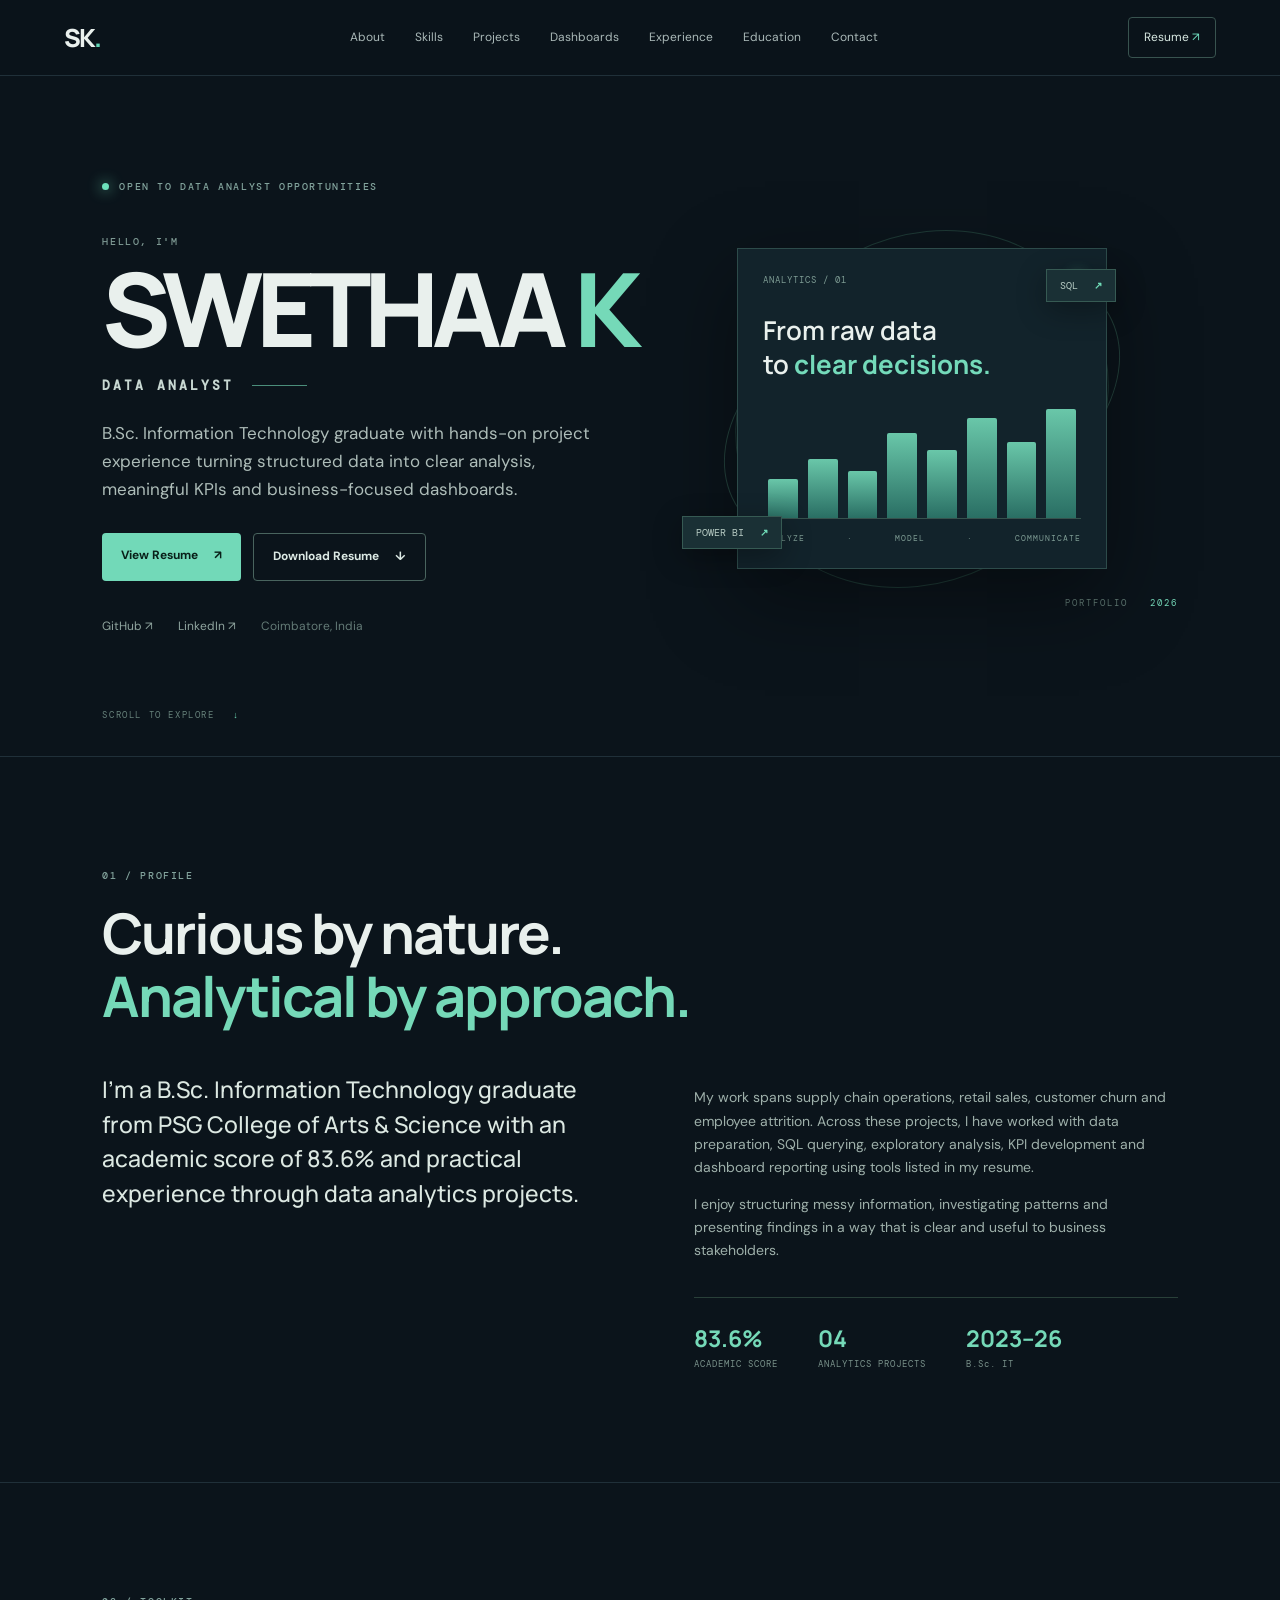
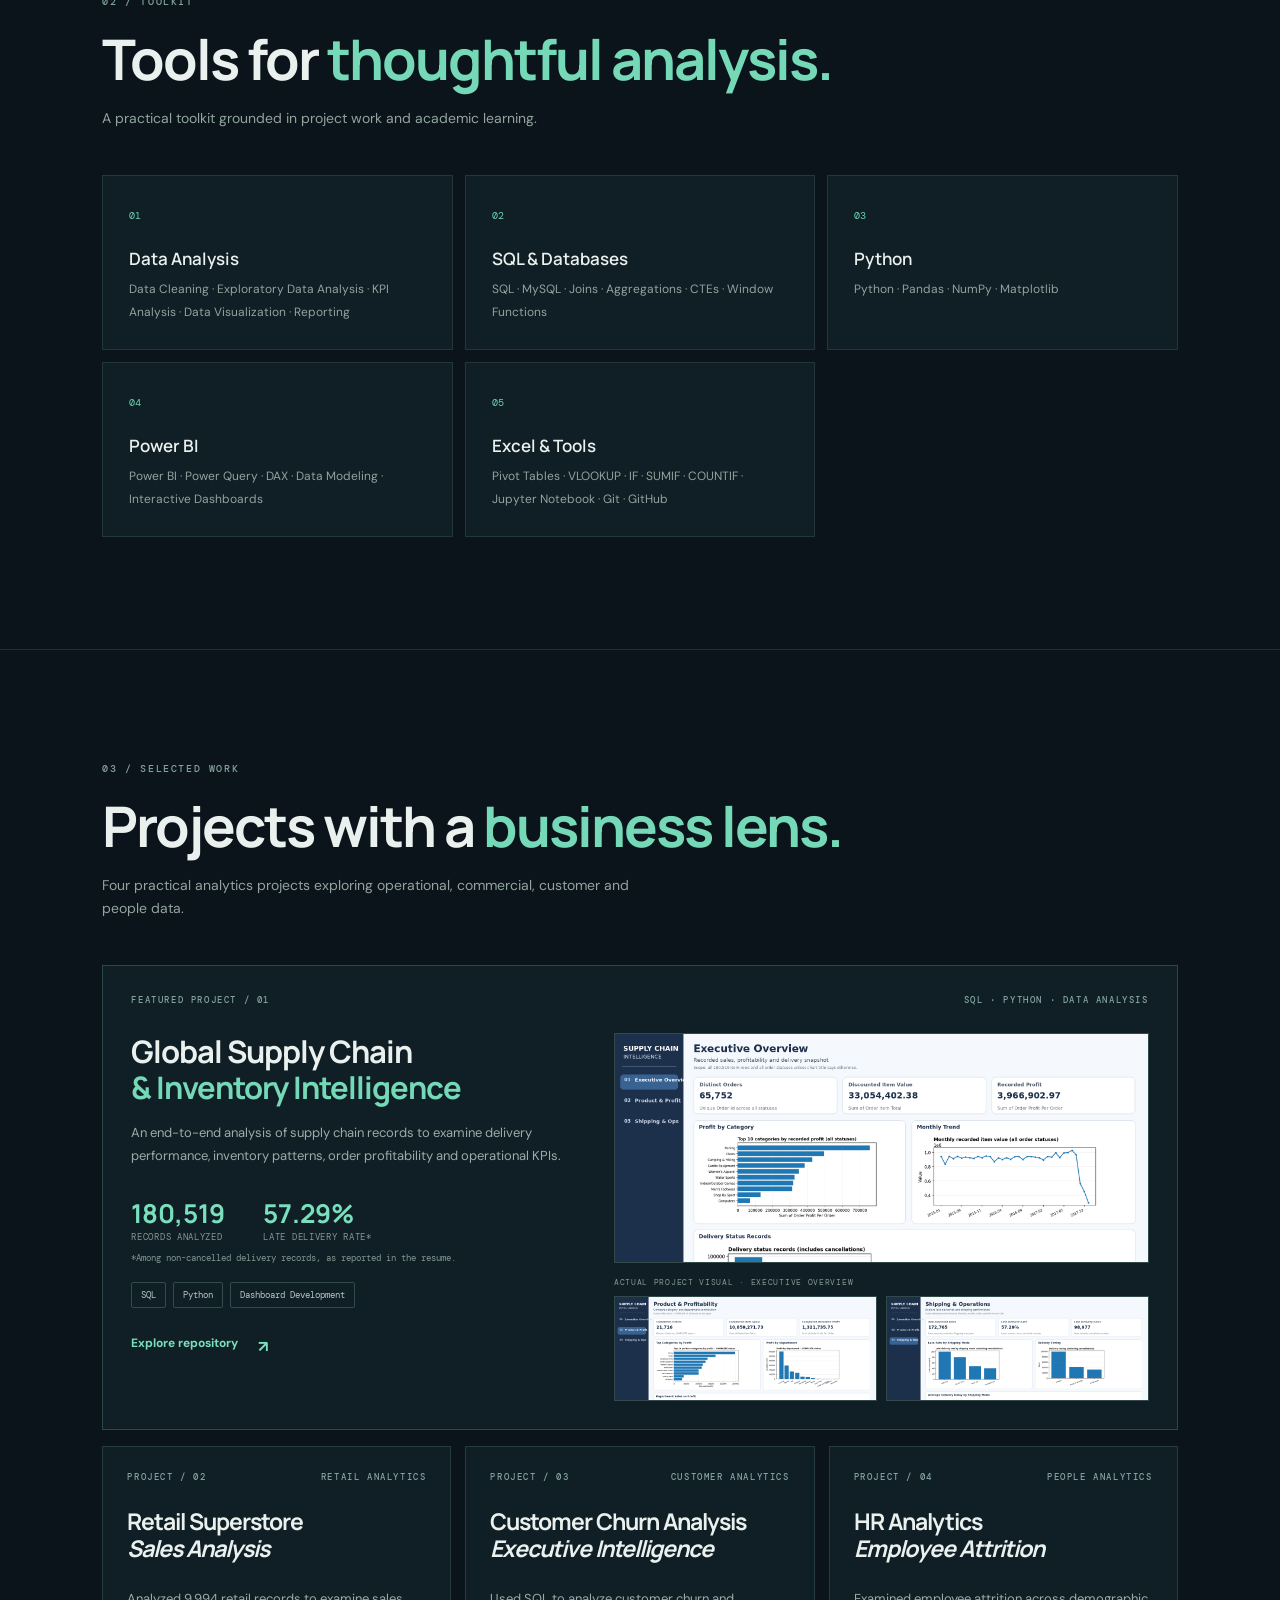
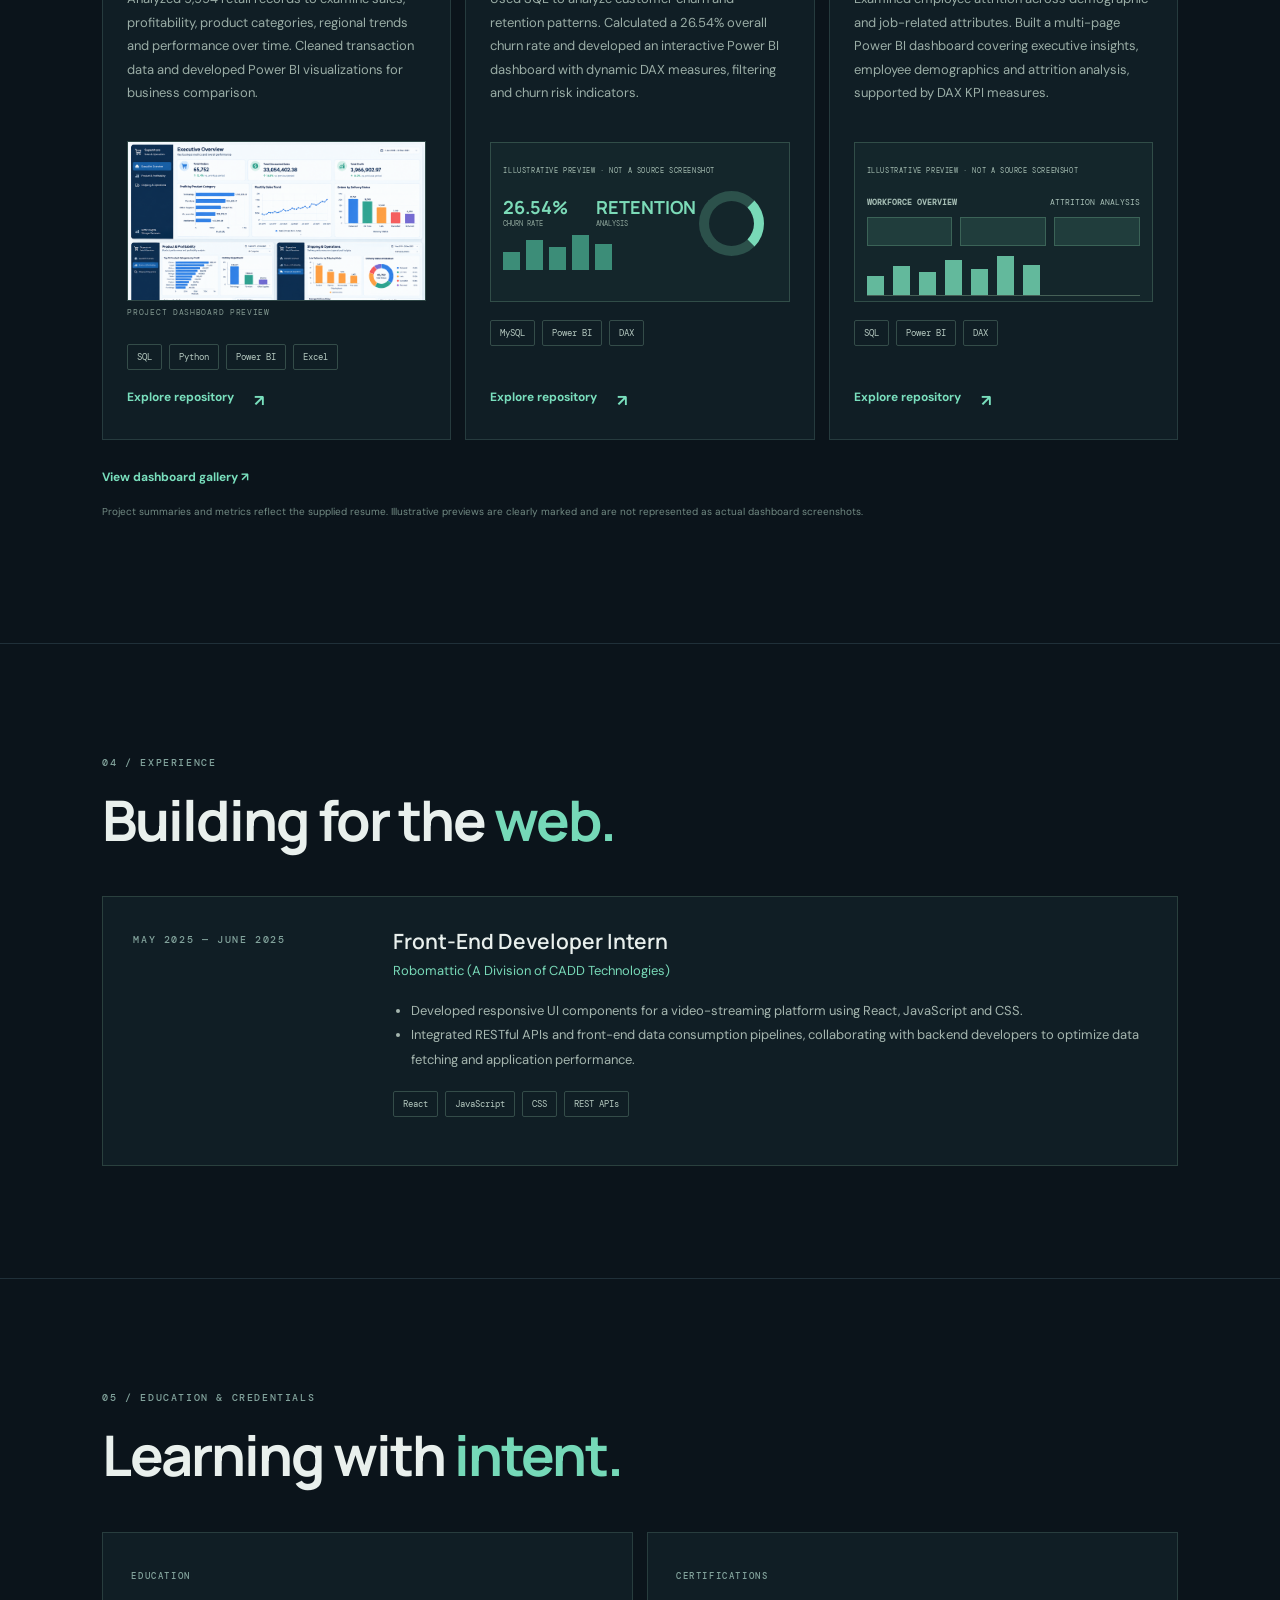
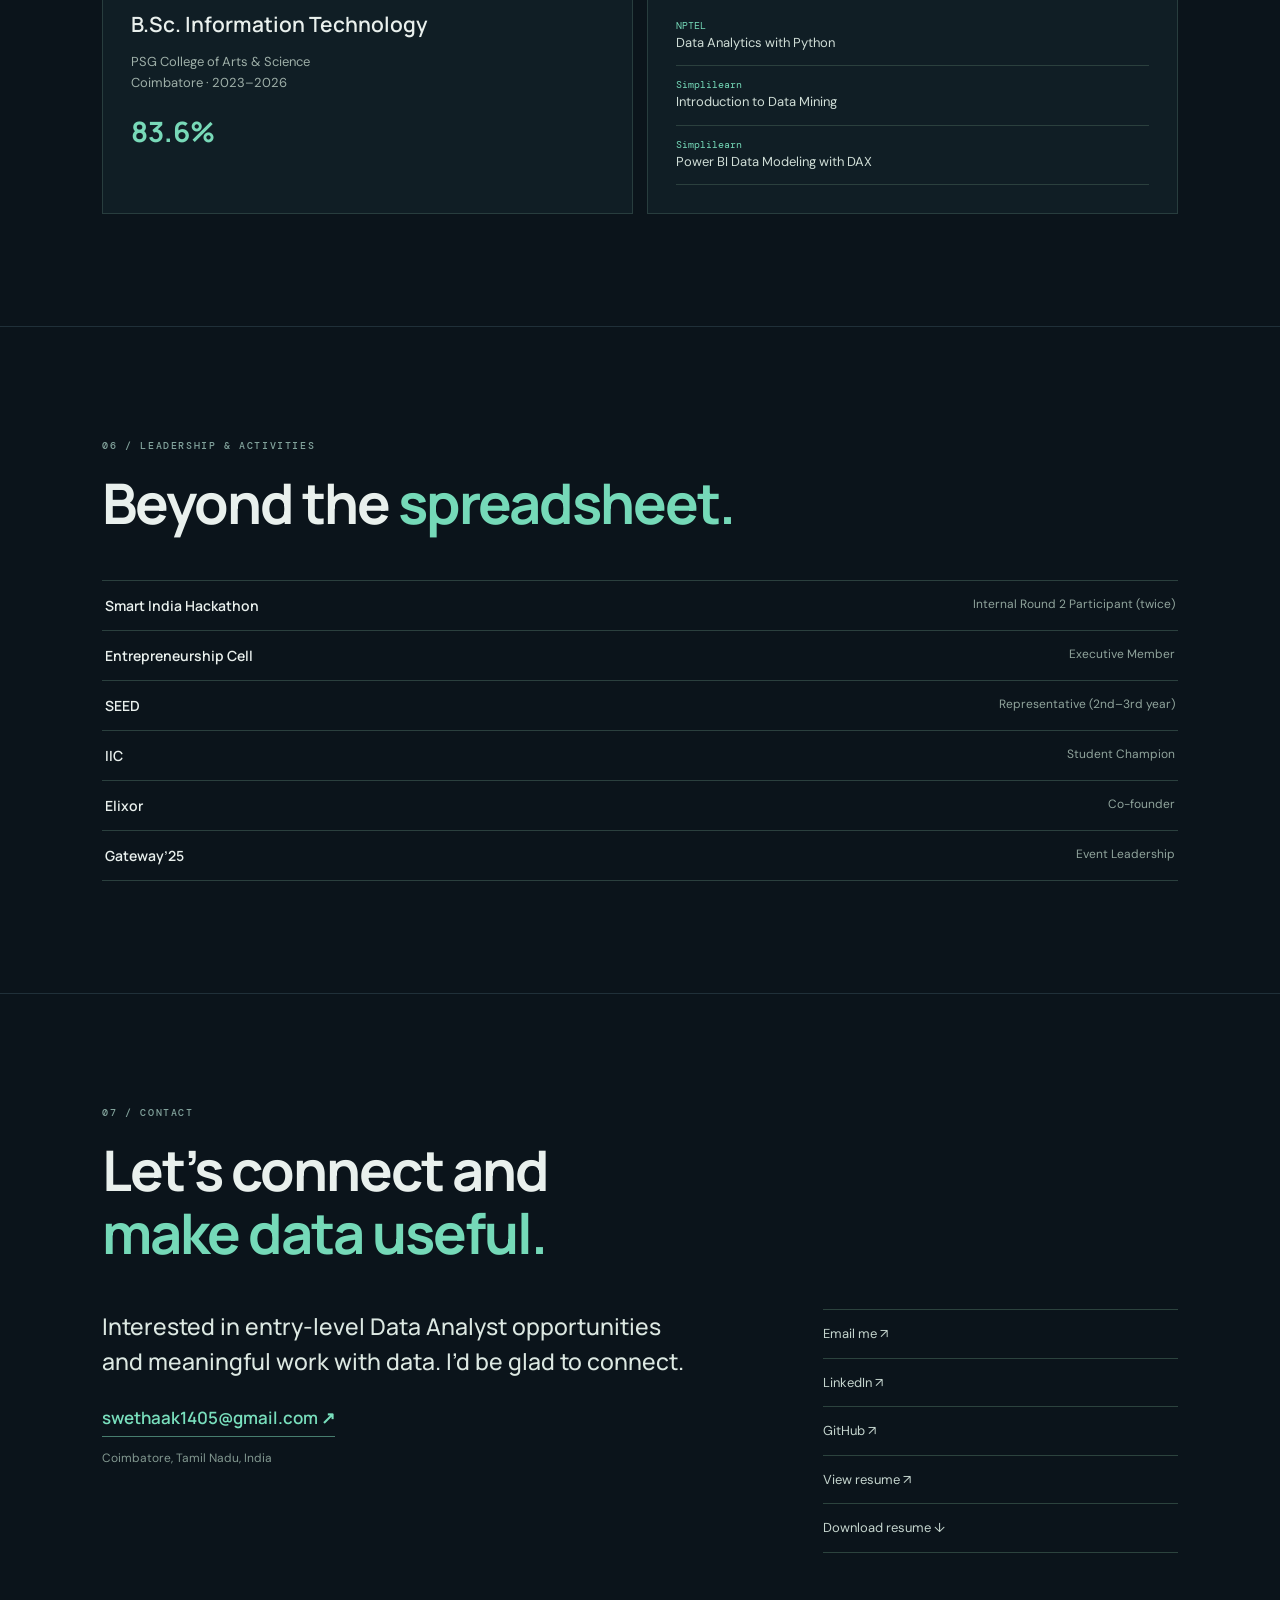
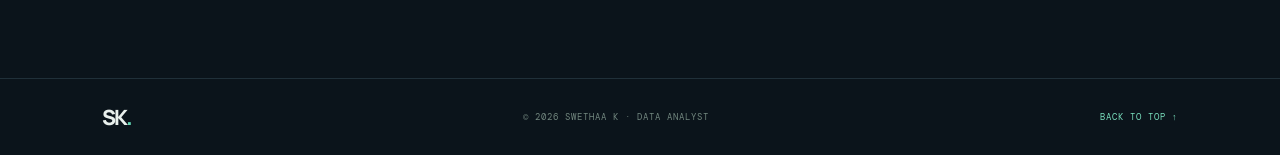
<file: index.html>
<!doctype html>
<html lang="en">
<head>
<meta charset="utf-8"><meta name="viewport" content="width=device-width,initial-scale=1">
<meta name="description" content="Swethaa K — Data Analyst portfolio showcasing SQL, Python, Power BI, Excel and analytics projects across supply chain, retail, customer churn and HR.">
<meta name="theme-color" content="#0b141b">
<title>Swethaa K | Data Analyst</title>
<link rel="icon" href="assets/favicon.svg" type="image/svg+xml">
<link rel="preconnect" href="https://fonts.googleapis.com"><link rel="preconnect" href="https://fonts.gstatic.com" crossorigin>
<link href="https://fonts.googleapis.com/css2?family=DM+Mono:wght@400;500&family=DM+Sans:wght@400;500;600;700&family=Manrope:wght@400;500;600;700;800&display=swap" rel="stylesheet">
<link rel="stylesheet" href="styles.css">
</head>
<body>
<header class="topbar"><a class="brand" href="#home">SK<span>.</span></a><nav id="nav"><a href="#about">About</a><a href="#skills">Skills</a><a href="#projects">Projects</a><a href="dashboards/index.html">Dashboards</a><a href="#experience">Experience</a><a href="#education">Education</a><a href="#contact">Contact</a></nav><a class="nav-cta" href="resume/Swethaa%20Resume.pdf" target="_blank" rel="noopener">Resume <span>↗</span></a><button class="menu" id="menu" aria-label="Toggle navigation" aria-expanded="false">☰</button></header>
<main>
<section class="hero section" id="home"><div class="hero-copy"><div class="eyebrow"><i></i> OPEN TO DATA ANALYST OPPORTUNITIES</div><p class="kicker">HELLO, I'M</p><h1>SWETHAA <em>K</em></h1><div class="role">DATA ANALYST <span class="role-line"></span></div><p class="intro">B.Sc. Information Technology graduate with hands-on project experience turning structured data into clear analysis, meaningful KPIs and business-focused dashboards.</p><div class="hero-actions"><a class="btn primary" href="resume/Swethaa Resume.pdf" target="_blank" rel="noopener">View Resume <span>↗</span></a><a class="btn secondary" href="resume/Swethaa%20Resume.pdf" download="Swethaa%20Resume.pdf">Download Resume <span>↓</span></a></div><div class="socials"><a href="https://github.com/Swethaa1402" target="_blank" rel="noopener">GitHub ↗</a><a href="https://linkedin.com/in/Swethaa-k-744b06292" target="_blank" rel="noopener">LinkedIn ↗</a><span>Coimbatore, India</span></div></div><div class="hero-art" aria-label="Data analytics visual motif"><div class="orbit orbit-a"></div><div class="orbit orbit-b"></div><div class="data-card"><div class="card-top"><span>ANALYTICS / 01</span><span class="live-dot"></span></div><div class="chart-label">From raw data<br>to <b>clear decisions.</b></div><div class="bars"><i style="--h:36%"></i><i style="--h:54%"></i><i style="--h:43%"></i><i style="--h:78%"></i><i style="--h:63%"></i><i style="--h:92%"></i><i style="--h:70%"></i><i style="--h:100%"></i></div><div class="chart-foot"><span>ANALYZE</span><span>·</span><span>MODEL</span><span>·</span><span>COMMUNICATE</span></div></div><div class="floating-tag tag-sql">SQL <b>↗</b></div><div class="floating-tag tag-power">POWER BI <b>↗</b></div><div class="hero-index">PORTFOLIO <span>2026</span></div></div><div class="scroll-note">SCROLL TO EXPLORE <span>↓</span></div></section>
<section class="section about" id="about"><div class="section-head"><span class="num">01 / PROFILE</span><h2>Curious by nature.<br><em>Analytical by approach.</em></h2></div><div class="about-grid"><p class="lead">I’m a B.Sc. Information Technology graduate from PSG College of Arts & Science with an academic score of 83.6% and practical experience through data analytics projects.</p><div class="about-detail"><p>My work spans supply chain operations, retail sales, customer churn and employee attrition. Across these projects, I have worked with data preparation, SQL querying, exploratory analysis, KPI development and dashboard reporting using tools listed in my resume.</p><p>I enjoy structuring messy information, investigating patterns and presenting findings in a way that is clear and useful to business stakeholders.</p><div class="facts"><div><b>83.6%</b><span>ACADEMIC SCORE</span></div><div><b>04</b><span>ANALYTICS PROJECTS</span></div><div><b>2023–26</b><span>B.Sc. IT</span></div></div></div></div></section>
<section class="section skills" id="skills"><div class="section-head"><span class="num">02 / TOOLKIT</span><h2>Tools for <em>thoughtful analysis.</em></h2><p class="section-note">A practical toolkit grounded in project work and academic learning.</p></div><div class="skill-grid">
<article class="skill-card"><span class="skill-no">01</span><h3>Data Analysis</h3><p>Data Cleaning · Exploratory Data Analysis · KPI Analysis · Data Visualization · Reporting</p></article>
<article class="skill-card"><span class="skill-no">02</span><h3>SQL & Databases</h3><p>SQL · MySQL · Joins · Aggregations · CTEs · Window Functions</p></article>
<article class="skill-card"><span class="skill-no">03</span><h3>Python</h3><p>Python · Pandas · NumPy · Matplotlib</p></article>
<article class="skill-card"><span class="skill-no">04</span><h3>Power BI</h3><p>Power BI · Power Query · DAX · Data Modeling · Interactive Dashboards</p></article>
<article class="skill-card"><span class="skill-no">05</span><h3>Excel & Tools</h3><p>Pivot Tables · VLOOKUP · IF · SUMIF · COUNTIF · Jupyter Notebook · Git · GitHub</p></article>
</div></section>
<section class="section projects" id="projects"><div class="section-head"><span class="num">03 / SELECTED WORK</span><h2>Projects with a <em>business lens.</em></h2><p class="section-note">Four practical analytics projects exploring operational, commercial, customer and people data.</p></div>
<article class="project featured"><div class="project-meta"><span>FEATURED PROJECT / 01</span><span>SQL · PYTHON · DATA ANALYSIS</span></div><div class="project-main"><div><h3>Global Supply Chain<br><em>& Inventory Intelligence</em></h3><p class="project-desc">An end-to-end analysis of supply chain records to examine delivery performance, inventory patterns, order profitability and operational KPIs.</p><div class="metric-row"><div><b>180,519</b><span>RECORDS ANALYZED</span></div><div><b>57.29%</b><span>LATE DELIVERY RATE*</span></div></div><p class="fine">*Among non-cancelled delivery records, as reported in the resume.</p><div class="chips"><span>SQL</span><span>Python</span><span>Dashboard Development</span></div><a class="project-link" href="https://github.com/Swethaa1402/Global-Supply-Chain-Inventory-Intelligence" target="_blank" rel="noopener">Explore repository <b>↗</b></a></div><div class="project-visual supply-visual"><img src="assets/supply-chain-executive.png" alt="Actual executive overview dashboard screenshot from the supply chain project"><div class="visual-caption">ACTUAL PROJECT VISUAL · EXECUTIVE OVERVIEW</div><div class="thumbs"><img src="assets/supply-chain-profitability.png" alt="Actual product profitability dashboard screenshot"><img src="assets/supply-chain-shipping.png" alt="Actual shipping operations dashboard screenshot"></div></div></div></article>
<div class="project-grid">
<article class="project-card"><div class="project-meta"><span>PROJECT / 02</span><span>RETAIL ANALYTICS</span></div><h3>Retail Superstore<br><em>Sales Analysis</em></h3><p>Analyzed 9,994 retail records to examine sales, profitability, product categories, regional trends and performance over time. Cleaned transaction data and developed Power BI visualizations for business comparison.</p><img class="project-image" src="assets/retail-superstore.png" alt="Actual retail superstore dashboard preview"><div class="visual-caption">PROJECT DASHBOARD PREVIEW</div><div class="chips"><span>SQL</span><span>Python</span><span>Power BI</span><span>Excel</span></div><a class="project-link" href="https://github.com/Swethaa1402/Retail-Superstore-Sales-Analysis" target="_blank" rel="noopener">Explore repository <b>↗</b></a></article>
<article class="project-card"><div class="project-meta"><span>PROJECT / 03</span><span>CUSTOMER ANALYTICS</span></div><h3>Customer Churn Analysis<br><em>Executive Intelligence</em></h3><p>Used SQL to analyze customer churn and retention patterns. Calculated a 26.54% overall churn rate and developed an interactive Power BI dashboard with dynamic DAX measures, filtering and churn risk indicators.</p><div class="illustrative" role="img" aria-label="Illustrative customer churn dashboard concept, not an actual project screenshot"><span class="illus-label">ILLUSTRATIVE PREVIEW · NOT A SOURCE SCREENSHOT</span><div class="illus-kpis"><b>26.54%<small>CHURN RATE</small></b><b>RETENTION<small>ANALYSIS</small></b></div><div class="donut"></div><div class="illus-bars"><i></i><i></i><i></i><i></i><i></i></div></div><div class="chips"><span>MySQL</span><span>Power BI</span><span>DAX</span></div><a class="project-link" href="https://github.com/Swethaa1402/Customer-Churn-Analysis-Executive-Intelligence-Dashboard" target="_blank" rel="noopener">Explore repository <b>↗</b></a></article>
<article class="project-card"><div class="project-meta"><span>PROJECT / 04</span><span>PEOPLE ANALYTICS</span></div><h3>HR Analytics<br><em>Employee Attrition</em></h3><p>Examined employee attrition across demographic and job-related attributes. Built a multi-page Power BI dashboard covering executive insights, employee demographics and attrition analysis, supported by DAX KPI measures.</p><div class="illustrative hr-illus" role="img" aria-label="Illustrative HR analytics dashboard concept, not an actual project screenshot"><span class="illus-label">ILLUSTRATIVE PREVIEW · NOT A SOURCE SCREENSHOT</span><div class="hr-head"><b>WORKFORCE OVERVIEW</b><span>ATTRITION ANALYSIS</span></div><div class="hr-panels"><i></i><i></i><i></i></div><div class="hr-chart"><span></span><span></span><span></span><span></span><span></span><span></span><span></span></div></div><div class="chips"><span>SQL</span><span>Power BI</span><span>DAX</span></div><a class="project-link" href="https://github.com/Swethaa1402/HR-Analytics-Employee-Attrition-Analysis" target="_blank" rel="noopener">Explore repository <b>↗</b></a></article>
</div><p class="project-footnote"><a href="dashboards/index.html" class="project-link">View dashboard gallery ↗</a><br><br>Project summaries and metrics reflect the supplied resume. Illustrative previews are clearly marked and are not represented as actual dashboard screenshots.</p></section>
<section class="section experience" id="experience"><div class="section-head"><span class="num">04 / EXPERIENCE</span><h2>Building for the <em>web.</em></h2></div><div class="experience-card"><div class="exp-date">MAY 2025 — JUNE 2025</div><div><h3>Front-End Developer Intern</h3><p class="company">Robomattic (A Division of CADD Technologies)</p><ul><li>Developed responsive UI components for a video-streaming platform using React, JavaScript and CSS.</li><li>Integrated RESTful APIs and front-end data consumption pipelines, collaborating with backend developers to optimize data fetching and application performance.</li></ul><div class="chips"><span>React</span><span>JavaScript</span><span>CSS</span><span>REST APIs</span></div></div></div></section>
<section class="section education" id="education"><div class="section-head"><span class="num">05 / EDUCATION & CREDENTIALS</span><h2>Learning with <em>intent.</em></h2></div><div class="edu-grid"><div class="edu-card"><span class="mini-label">EDUCATION</span><h3>B.Sc. Information Technology</h3><p>PSG College of Arts & Science<br>Coimbatore · 2023–2026</p><b class="score">83.6%</b></div><div class="edu-card certs"><span class="mini-label">CERTIFICATIONS</span><ul><li><b>NPTEL</b><span>Data Analytics with Python</span></li><li><b>Simplilearn</b><span>Introduction to Data Mining</span></li><li><b>Simplilearn</b><span>Power BI Data Modeling with DAX</span></li></ul></div></div></section>
<section class="section leadership"><div class="section-head"><span class="num">06 / LEADERSHIP & ACTIVITIES</span><h2>Beyond the <em>spreadsheet.</em></h2></div><div class="activity-list"><div>Smart India Hackathon <span>Internal Round 2 Participant (twice)</span></div><div>Entrepreneurship Cell <span>Executive Member</span></div><div>SEED <span>Representative (2nd–3rd year)</span></div><div>IIC <span>Student Champion</span></div><div>Elixor <span>Co-founder</span></div><div>Gateway’25 <span>Event Leadership</span></div></div></section>
<section class="section contact" id="contact"><div class="section-head"><span class="num">07 / CONTACT</span><h2>Let’s connect and<br><em>make data useful.</em></h2></div><div class="contact-grid"><div><p class="lead">Interested in entry-level Data Analyst opportunities and meaningful work with data. I’d be glad to connect.</p><a class="email" href="mailto:swethaak1405@gmail.com">swethaak1405@gmail.com ↗</a><p class="location">Coimbatore, Tamil Nadu, India</p></div><div class="contact-actions"><a href="mailto:swethaak1405@gmail.com">Email me ↗</a><a href="https://linkedin.com/in/Swethaa-k-744b06292" target="_blank" rel="noopener">LinkedIn ↗</a><a href="https://github.com/Swethaa1402" target="_blank" rel="noopener">GitHub ↗</a><a href="resume/Swethaa_K_Data_Analyst_Resume.pdf" target="_blank" rel="noopener">View resume ↗</a><a href="resume/Swethaa_K_Data_Analyst_Resume.pdf" download="Swethaa_K_Data_Analyst_Resume.pdf">Download resume ↓</a></div></div></section>
</main><footer><a class="brand" href="#home">SK<span>.</span></a><span>© 2026 SWETHAA K · DATA ANALYST</span><a href="#home">BACK TO TOP ↑</a></footer>
<script src="script.js"></script>
</body></html>
</file>
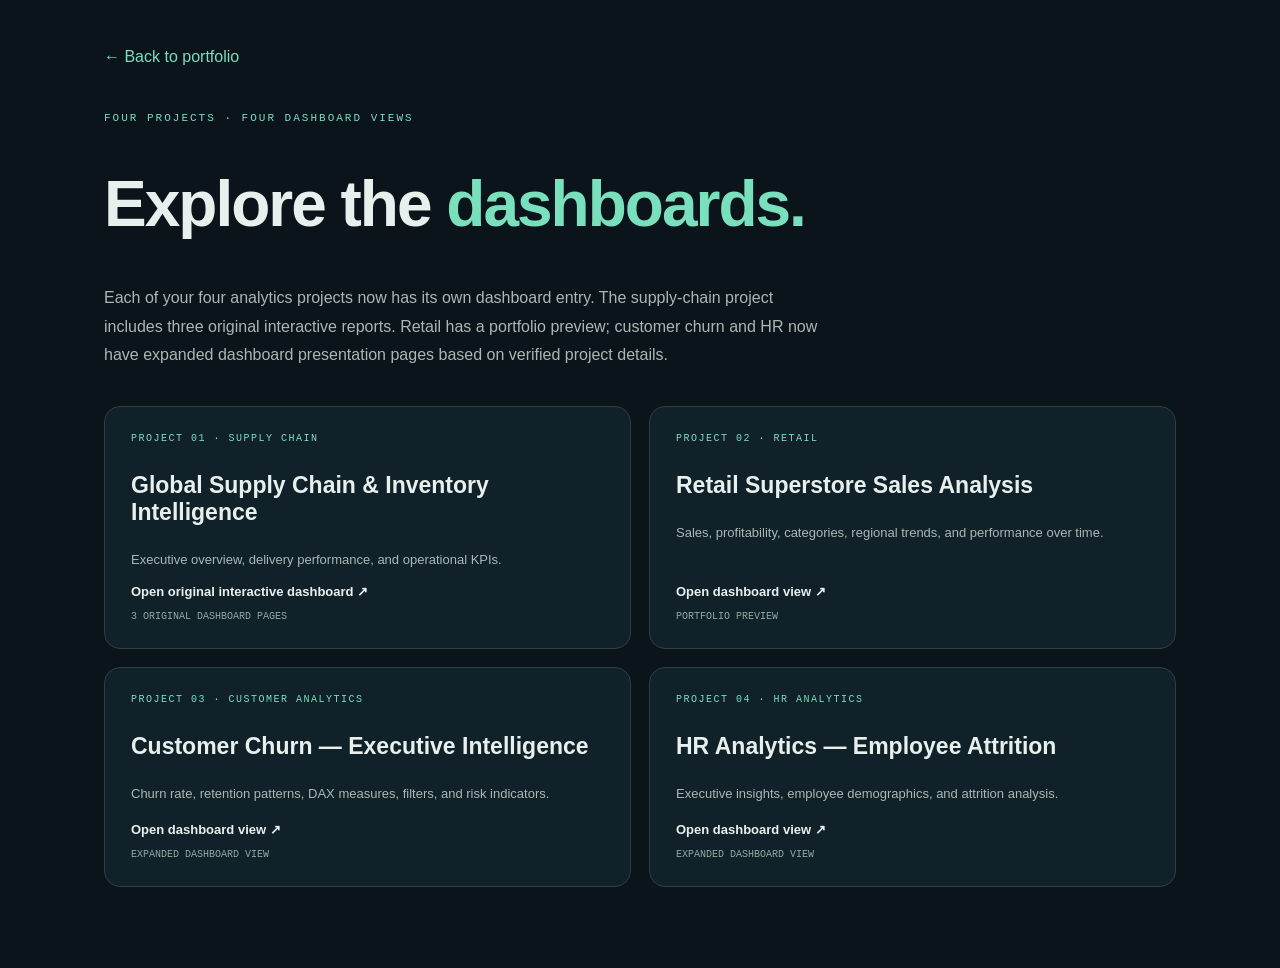
<file: dashboards/index.html>
<!doctype html><html lang="en"><head><meta charset="utf-8"><meta name="viewport" content="width=device-width,initial-scale=1"><title>Project Dashboards | Swethaa K</title><style>*{box-sizing:border-box}body{margin:0;background:#0b141b;color:#e8f0ed;font-family:Arial,sans-serif}main{max-width:1120px;margin:auto;padding:48px 24px 80px}a{color:#79dfbd;text-decoration:none}.eyebrow{font:11px monospace;letter-spacing:2px;color:#79dfbd;margin-top:46px}h1{font-size:clamp(38px,6vw,64px);letter-spacing:-2px}.intro{color:#a9b8b4;line-height:1.8;max-width:730px}.grid{display:grid;grid-template-columns:repeat(2,minmax(0,1fr));gap:18px;margin-top:36px}.card{display:flex;flex-direction:column;min-height:220px;padding:26px;border:1px solid #29413e;border-radius:16px;background:#112129;color:#e8f0ed}.num{font:10px monospace;letter-spacing:1.5px;color:#79dfbd}.card h2{font-size:23px;margin:28px 0 10px}.card p{color:#a9b8b4;font-size:13px;line-height:1.7}.open{margin-top:auto;font-size:13px;font-weight:bold}.tag{font:10px monospace;color:#93aaa3;margin-top:12px}@media(max-width:700px){.grid{grid-template-columns:1fr}}</style></head><body><main><a href="../index.html">← Back to portfolio</a><p class="eyebrow">FOUR PROJECTS · FOUR DASHBOARD VIEWS</p><h1>Explore the <span style="color:#79dfbd">dashboards.</span></h1><p class="intro">Each of your four analytics projects now has its own dashboard entry. The supply-chain project includes three original interactive reports. Retail has a portfolio preview; customer churn and HR now have expanded dashboard presentation pages based on verified project details.</p><section class="grid">
<a class="card" href="../global_supply_chain_separate_dashboards/01_Executive_Overview.html"><span class="num">PROJECT 01 · SUPPLY CHAIN</span><h2>Global Supply Chain & Inventory Intelligence</h2><p>Executive overview, delivery performance, and operational KPIs.</p><span class="open">Open original interactive dashboard ↗</span><span class="tag">3 ORIGINAL DASHBOARD PAGES</span></a>
<a class="card" href="../project_dashboards/retail-sales-dashboard.html"><span class="num">PROJECT 02 · RETAIL</span><h2>Retail Superstore Sales Analysis</h2><p>Sales, profitability, categories, regional trends, and performance over time.</p><span class="open">Open dashboard view ↗</span><span class="tag">PORTFOLIO PREVIEW</span></a>
<a class="card" href="../project_dashboards/customer-churn-dashboard.html"><span class="num">PROJECT 03 · CUSTOMER ANALYTICS</span><h2>Customer Churn — Executive Intelligence</h2><p>Churn rate, retention patterns, DAX measures, filters, and risk indicators.</p><span class="open">Open dashboard view ↗</span><span class="tag">EXPANDED DASHBOARD VIEW</span></a>
<a class="card" href="../project_dashboards/hr-attrition-dashboard.html"><span class="num">PROJECT 04 · HR ANALYTICS</span><h2>HR Analytics — Employee Attrition</h2><p>Executive insights, employee demographics, and attrition analysis.</p><span class="open">Open dashboard view ↗</span><span class="tag">EXPANDED DASHBOARD VIEW</span></a>
</section></main></body></html>
</file>
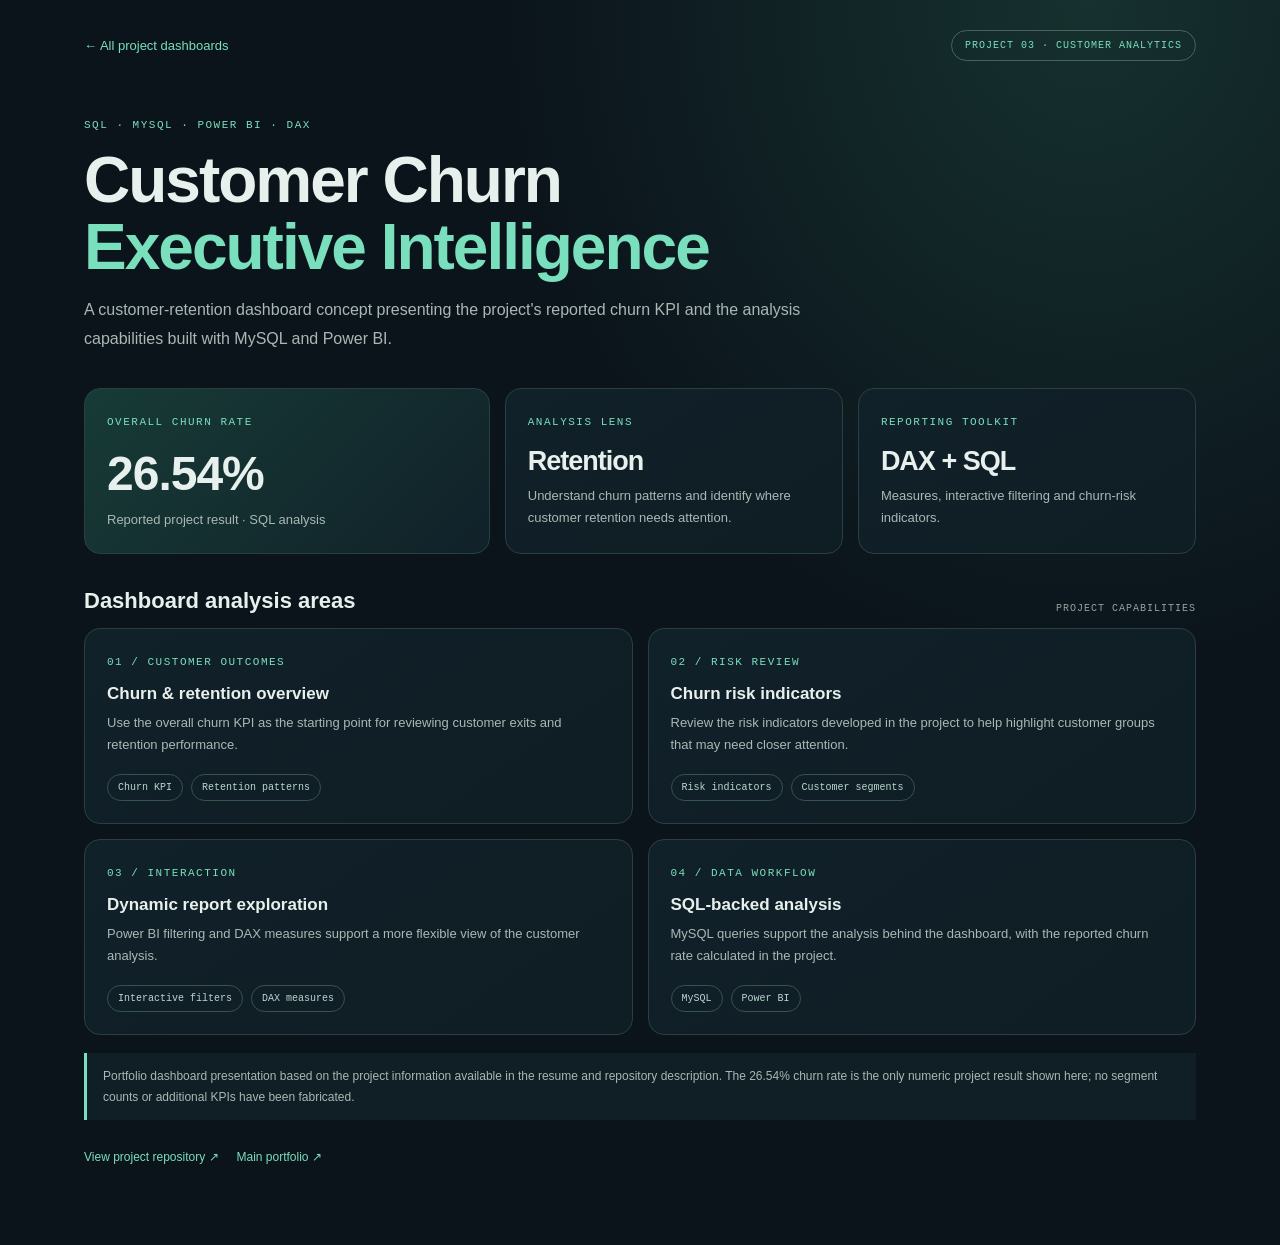
<file: project_dashboards/customer-churn-dashboard.html>
<!doctype html>
<html lang="en"><head><meta charset="utf-8"><meta name="viewport" content="width=device-width,initial-scale=1"><meta name="theme-color" content="#0b141b"><title>Customer Churn Dashboard | Swethaa K</title>
<style>
:root{--bg:#0b141b;--panel:#112129;--panel2:#142a31;--line:#29413e;--text:#e8f0ed;--muted:#a9b8b4;--teal:#79dfbd;--gold:#e6bd79}*{box-sizing:border-box}body{margin:0;background:radial-gradient(ellipse at 85% 0%,#16312f 0,transparent 38%),var(--bg);color:var(--text);font-family:Arial,sans-serif}main{max-width:1160px;margin:auto;padding:30px 24px 80px}a{color:var(--teal);text-decoration:none}.top{display:flex;justify-content:space-between;align-items:center;gap:16px;flex-wrap:wrap}.back{font-size:13px}.eyebrow,.label{font:11px monospace;letter-spacing:1.5px;color:var(--teal)}.eyebrow{margin-top:58px}h1{font-size:clamp(34px,6vw,64px);letter-spacing:-2px;line-height:1.04;margin:16px 0}.intro{color:var(--muted);line-height:1.8;max-width:760px}.status{border:1px solid #41675d;border-radius:99px;padding:9px 13px;color:var(--teal);font:10px monospace;letter-spacing:1px}.metric-grid{display:grid;grid-template-columns:1.2fr 1fr 1fr;gap:15px;margin:34px 0 18px}.panel{background:linear-gradient(145deg,var(--panel),#0f1d24);border:1px solid var(--line);border-radius:16px;padding:22px}.metric{min-height:155px}.metric strong{display:block;font-size:clamp(34px,5vw,48px);letter-spacing:-1px;margin:17px 0 8px}.metric p,.panel p{color:var(--muted);font-size:13px;line-height:1.7;margin:8px 0 0}.metric.featured{background:linear-gradient(135deg,#173b36,#112129)}.section-title{display:flex;justify-content:space-between;align-items:end;gap:16px;margin:34px 0 14px}.section-title h2{font-size:22px;margin:0}.section-title span{font:10px monospace;color:#8fa59e;letter-spacing:1px}.two{display:grid;grid-template-columns:1fr 1fr;gap:15px}.insight{min-height:180px}.insight h3{font-size:17px;margin:15px 0 8px}.chips{display:flex;gap:8px;flex-wrap:wrap;margin-top:18px}.chips span{font:10px monospace;color:#b9d8ce;border:1px solid #35544d;border-radius:99px;padding:7px 10px}.note{margin-top:18px;border-left:3px solid var(--teal);padding:13px 16px;background:#101e25;color:var(--muted);font-size:12px;line-height:1.7}.foot{margin-top:30px;font-size:12px;color:#8fa59e}.foot a{margin-right:18px}@media(max-width:760px){.metric-grid,.two{grid-template-columns:1fr}.metric{min-height:130px}main{padding:24px 17px 60px}}
</style></head><body><main>
<div class="top"><a class="back" href="../dashboards/index.html">← All project dashboards</a><span class="status">PROJECT 03 · CUSTOMER ANALYTICS</span></div>
<p class="eyebrow">SQL · MYSQL · POWER BI · DAX</p><h1>Customer Churn<br><span style="color:var(--teal)">Executive Intelligence</span></h1>
<p class="intro">A customer-retention dashboard concept presenting the project's reported churn KPI and the analysis capabilities built with MySQL and Power BI.</p>
<section class="metric-grid">
<article class="panel metric featured"><span class="label">OVERALL CHURN RATE</span><strong>26.54%</strong><p>Reported project result · SQL analysis</p></article>
<article class="panel metric"><span class="label">ANALYSIS LENS</span><strong style="font-size:27px">Retention</strong><p>Understand churn patterns and identify where customer retention needs attention.</p></article>
<article class="panel metric"><span class="label">REPORTING TOOLKIT</span><strong style="font-size:27px">DAX + SQL</strong><p>Measures, interactive filtering and churn-risk indicators.</p></article>
</section>
<div class="section-title"><h2>Dashboard analysis areas</h2><span>PROJECT CAPABILITIES</span></div>
<section class="two">
<article class="panel insight"><span class="label">01 / CUSTOMER OUTCOMES</span><h3>Churn & retention overview</h3><p>Use the overall churn KPI as the starting point for reviewing customer exits and retention performance.</p><div class="chips"><span>Churn KPI</span><span>Retention patterns</span></div></article>
<article class="panel insight"><span class="label">02 / RISK REVIEW</span><h3>Churn risk indicators</h3><p>Review the risk indicators developed in the project to help highlight customer groups that may need closer attention.</p><div class="chips"><span>Risk indicators</span><span>Customer segments</span></div></article>
<article class="panel insight"><span class="label">03 / INTERACTION</span><h3>Dynamic report exploration</h3><p>Power BI filtering and DAX measures support a more flexible view of the customer analysis.</p><div class="chips"><span>Interactive filters</span><span>DAX measures</span></div></article>
<article class="panel insight"><span class="label">04 / DATA WORKFLOW</span><h3>SQL-backed analysis</h3><p>MySQL queries support the analysis behind the dashboard, with the reported churn rate calculated in the project.</p><div class="chips"><span>MySQL</span><span>Power BI</span></div></article>
</section>
<p class="note">Portfolio dashboard presentation based on the project information available in the resume and repository description. The 26.54% churn rate is the only numeric project result shown here; no segment counts or additional KPIs have been fabricated.</p>
<div class="foot"><a href="https://github.com/Swethaa1402/Customer-Churn-Analysis-Executive-Intelligence-Dashboard" target="_blank" rel="noopener">View project repository ↗</a><a href="../index.html">Main portfolio ↗</a></div>
</main></body></html>
</file>
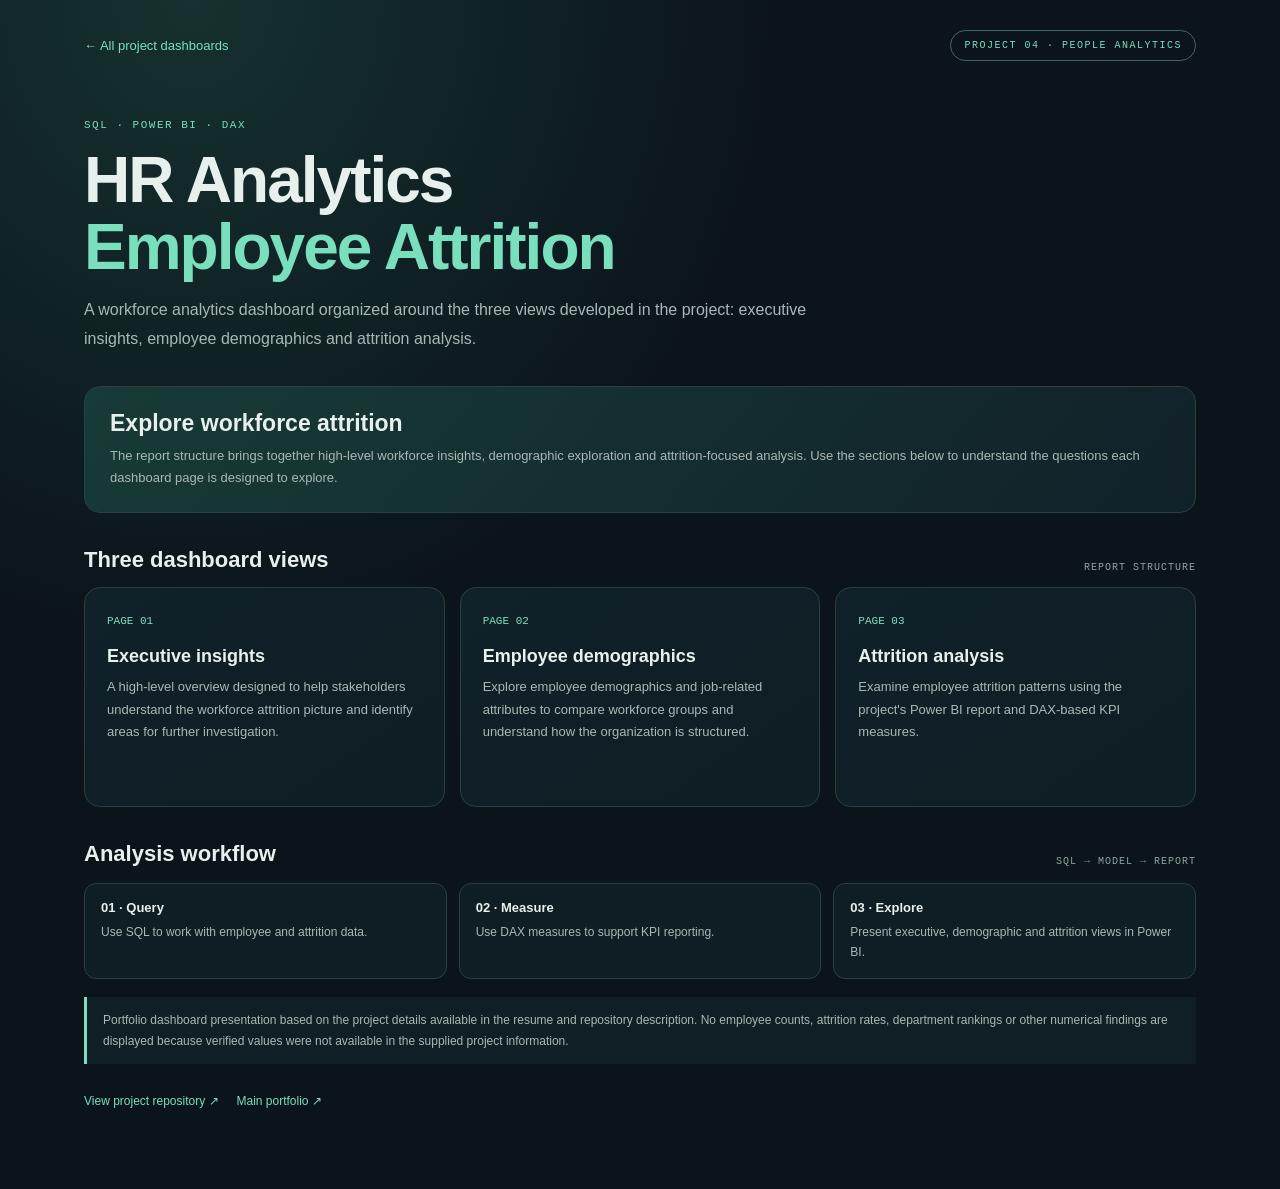
<file: project_dashboards/hr-attrition-dashboard.html>
<!doctype html>
<html lang="en"><head><meta charset="utf-8"><meta name="viewport" content="width=device-width,initial-scale=1"><meta name="theme-color" content="#0b141b"><title>HR Attrition Dashboard | Swethaa K</title>
<style>
:root{--bg:#0b141b;--panel:#112129;--line:#29413e;--text:#e8f0ed;--muted:#a9b8b4;--teal:#79dfbd}*{box-sizing:border-box}body{margin:0;background:radial-gradient(ellipse at 15% 0%,#16312f 0,transparent 38%),var(--bg);color:var(--text);font-family:Arial,sans-serif}main{max-width:1160px;margin:auto;padding:30px 24px 80px}a{color:var(--teal);text-decoration:none}.top{display:flex;justify-content:space-between;align-items:center;gap:16px;flex-wrap:wrap}.back{font-size:13px}.status,.eyebrow,.label{font:11px monospace;letter-spacing:1.5px;color:var(--teal)}.status{border:1px solid #41675d;border-radius:99px;padding:9px 13px;font-size:10px}.eyebrow{margin-top:58px}h1{font-size:clamp(34px,6vw,64px);letter-spacing:-2px;line-height:1.04;margin:16px 0}.intro{color:var(--muted);line-height:1.8;max-width:780px}.banner{margin:32px 0 18px;padding:23px 25px;border-radius:16px;border:1px solid var(--line);background:linear-gradient(130deg,#173b36,#112129)}.banner h2{font-size:23px;margin:0 0 8px}.banner p{font-size:13px;line-height:1.7;color:var(--muted);margin:0}.section-title{display:flex;justify-content:space-between;align-items:end;gap:16px;margin:34px 0 14px}.section-title h2{font-size:22px;margin:0}.section-title span{font:10px monospace;color:#8fa59e;letter-spacing:1px}.grid{display:grid;grid-template-columns:repeat(3,1fr);gap:15px}.panel{background:linear-gradient(145deg,var(--panel),#0f1d24);border:1px solid var(--line);border-radius:16px;padding:22px;min-height:220px}.panel h3{font-size:18px;margin:18px 0 9px}.panel p{font-size:13px;color:var(--muted);line-height:1.75;margin:0}.index{font:11px monospace;color:var(--teal)}.workflow{display:grid;grid-template-columns:repeat(3,1fr);gap:12px;margin-top:16px}.step{border:1px solid var(--line);border-radius:12px;padding:16px;background:#0f1d24}.step b{display:block;font-size:13px;margin-bottom:7px}.step span{font-size:12px;color:var(--muted);line-height:1.6}.note{margin-top:18px;border-left:3px solid var(--teal);padding:13px 16px;background:#101e25;color:var(--muted);font-size:12px;line-height:1.7}.foot{margin-top:30px;font-size:12px;color:#8fa59e}.foot a{margin-right:18px}@media(max-width:760px){.grid,.workflow{grid-template-columns:1fr}.panel{min-height:unset}main{padding:24px 17px 60px}}
</style></head><body><main>
<div class="top"><a class="back" href="../dashboards/index.html">← All project dashboards</a><span class="status">PROJECT 04 · PEOPLE ANALYTICS</span></div>
<p class="eyebrow">SQL · POWER BI · DAX</p><h1>HR Analytics<br><span style="color:var(--teal)">Employee Attrition</span></h1>
<p class="intro">A workforce analytics dashboard organized around the three views developed in the project: executive insights, employee demographics and attrition analysis.</p>
<section class="banner"><h2>Explore workforce attrition</h2><p>The report structure brings together high-level workforce insights, demographic exploration and attrition-focused analysis. Use the sections below to understand the questions each dashboard page is designed to explore.</p></section>
<div class="section-title"><h2>Three dashboard views</h2><span>REPORT STRUCTURE</span></div>
<section class="grid">
<article class="panel"><span class="index">PAGE 01</span><h3>Executive insights</h3><p>A high-level overview designed to help stakeholders understand the workforce attrition picture and identify areas for further investigation.</p></article>
<article class="panel"><span class="index">PAGE 02</span><h3>Employee demographics</h3><p>Explore employee demographics and job-related attributes to compare workforce groups and understand how the organization is structured.</p></article>
<article class="panel"><span class="index">PAGE 03</span><h3>Attrition analysis</h3><p>Examine employee attrition patterns using the project's Power BI report and DAX-based KPI measures.</p></article>
</section>
<div class="section-title"><h2>Analysis workflow</h2><span>SQL → MODEL → REPORT</span></div>
<section class="workflow"><div class="step"><b>01 · Query</b><span>Use SQL to work with employee and attrition data.</span></div><div class="step"><b>02 · Measure</b><span>Use DAX measures to support KPI reporting.</span></div><div class="step"><b>03 · Explore</b><span>Present executive, demographic and attrition views in Power BI.</span></div></section>
<p class="note">Portfolio dashboard presentation based on the project details available in the resume and repository description. No employee counts, attrition rates, department rankings or other numerical findings are displayed because verified values were not available in the supplied project information.</p>
<div class="foot"><a href="https://github.com/Swethaa1402/HR-Analytics-Employee-Attrition-Analysis" target="_blank" rel="noopener">View project repository ↗</a><a href="../index.html">Main portfolio ↗</a></div>
</main></body></html>
</file>
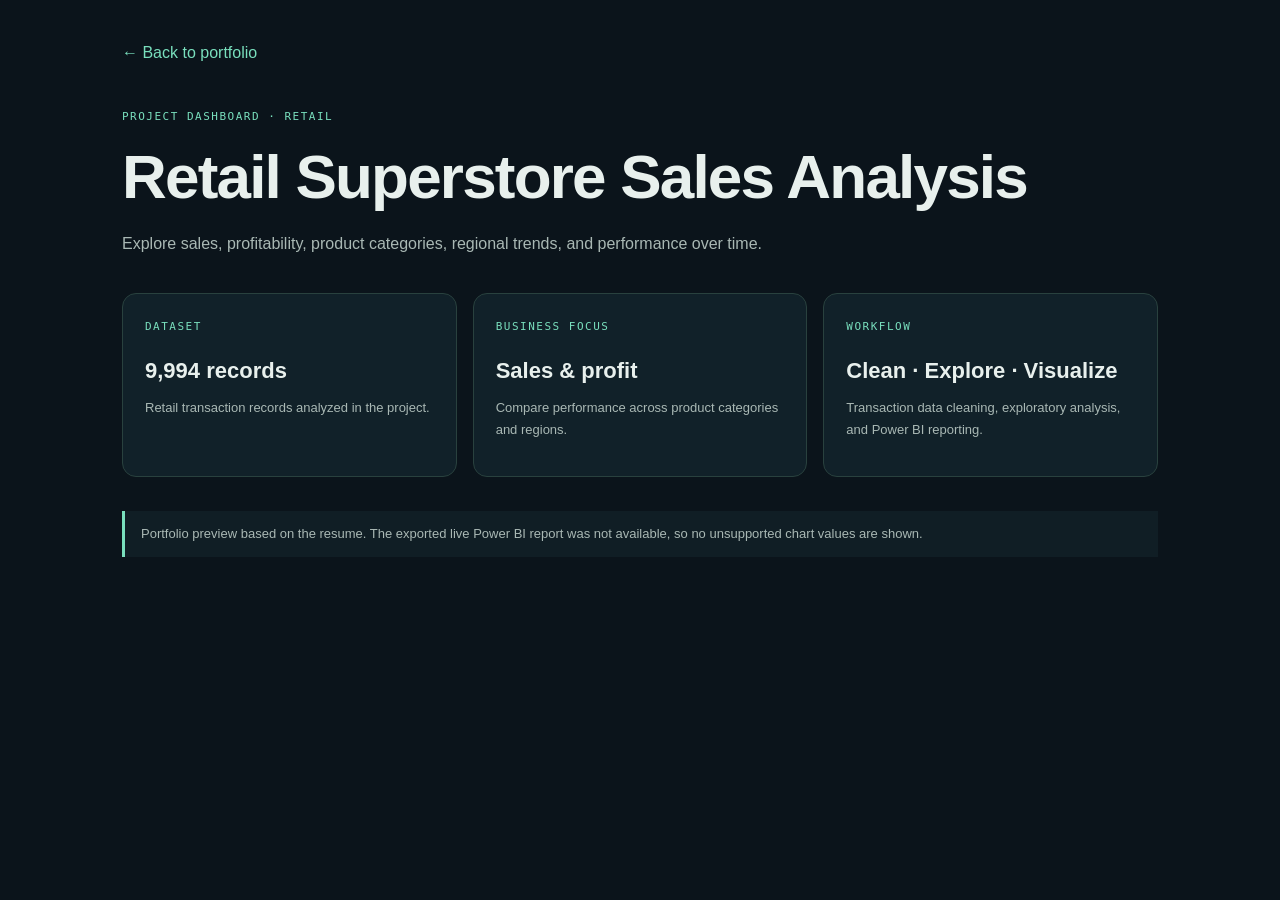
<file: project_dashboards/retail-sales-dashboard.html>
<!doctype html><html lang="en"><head><meta charset="utf-8"><meta name="viewport" content="width=device-width,initial-scale=1"><title>Retail Superstore Sales Analysis | Swethaa K</title><style>*{box-sizing:border-box}body{margin:0;background:#0b141b;color:#e8f0ed;font-family:Arial,sans-serif}main{max-width:1080px;margin:auto;padding:44px 22px 80px}a{color:#79dfbd;text-decoration:none}.eyebrow,small{font:11px monospace;letter-spacing:1.5px;color:#79dfbd}.eyebrow{margin-top:48px}h1{font-size:clamp(34px,6vw,62px);letter-spacing:-1.8px;margin:18px 0}.intro{color:#a9b8b4;line-height:1.8;max-width:720px}.grid{display:grid;grid-template-columns:repeat(3,minmax(0,1fr));gap:16px;margin:34px 0}article{background:#112129;border:1px solid #29413e;border-radius:14px;padding:22px;min-height:160px}h2{font-size:22px;margin:24px 0 10px}article p,.note{color:#a9b8b4;line-height:1.7;font-size:13px}.note{border-left:3px solid #79dfbd;padding:12px 16px;background:#101e25}@media(max-width:720px){.grid{grid-template-columns:1fr}}</style></head><body><main><a href="../index.html">← Back to portfolio</a><p class="eyebrow">PROJECT DASHBOARD · RETAIL</p><h1>Retail Superstore Sales Analysis</h1><p class="intro">Explore sales, profitability, product categories, regional trends, and performance over time.</p><section class="grid"><article><small>DATASET</small><h2>9,994 records</h2><p>Retail transaction records analyzed in the project.</p></article><article><small>BUSINESS FOCUS</small><h2>Sales &amp; profit</h2><p>Compare performance across product categories and regions.</p></article><article><small>WORKFLOW</small><h2>Clean · Explore · Visualize</h2><p>Transaction data cleaning, exploratory analysis, and Power BI reporting.</p></article></section><p class="note">Portfolio preview based on the resume. The exported live Power BI report was not available, so no unsupported chart values are shown.</p></main></body></html>
</file>
<file: styles.css>
*{box-sizing:border-box}html{scroll-behavior:smooth;scroll-padding-top:90px}body{margin:0;background:#0b141b;color:#e9f0ed;font-family:"DM Sans",sans-serif;line-height:1.65}a{color:inherit;text-decoration:none}.topbar{height:76px;padding:0 max(5vw,24px);display:flex;align-items:center;justify-content:space-between;border-bottom:1px solid #203039;background:rgba(11,20,27,.94);position:sticky;top:0;z-index:20;backdrop-filter:blur(14px)}.brand{font:800 25px Manrope,sans-serif;letter-spacing:-2px}.brand span{color:#61d6b5}.topbar nav{display:flex;gap:30px}.topbar nav a,.nav-cta{font-size:12px;color:#aab9b8;transition:.2s}.topbar nav a:hover,.socials a:hover{color:#70dfc0}.nav-cta{border:1px solid #38534f;padding:10px 15px;border-radius:4px;color:#d7e8e1}.nav-cta span{color:#70dfc0}.menu{display:none;background:none;border:0;color:white;font-size:23px}.section{padding:112px max(8vw,28px);max-width:1500px;margin:auto}.hero{min-height:680px;display:grid;grid-template-columns:1.05fr .95fr;align-items:center;position:relative;padding-top:100px;padding-bottom:115px}.eyebrow,.kicker,.num,.project-meta,.mini-label,.exp-date{font:500 10px "DM Mono",monospace;letter-spacing:1.6px;color:#82a39c}.eyebrow{display:flex;align-items:center;gap:10px}.eyebrow i,.live-dot{width:7px;height:7px;border-radius:50%;background:#6de0bb;box-shadow:0 0 14px #6de0bb;display:inline-block}.kicker{margin:42px 0 0;color:#7d9892}.hero h1{font:800 clamp(58px,8vw,112px)/.98 Manrope,sans-serif;letter-spacing:-7px;margin:10px 0 18px}.hero h1 em,.section-head h2 em,.project h3 em{font-style:normal;color:#75d9b8}.role{font:600 13px "DM Mono",monospace;letter-spacing:3px;color:#c8d8d2;display:flex;align-items:center;gap:18px}.role-line{width:55px;height:1px;background:#4b8e7b}.intro{max-width:520px;color:#aebdb9;font-size:17px;margin:25px 0 30px}.hero-actions{display:flex;gap:12px;flex-wrap:wrap}.btn{padding:13px 19px;border-radius:4px;font-size:12px;font-weight:700;transition:.2s}.btn span{margin-left:13px}.primary{background:#72d9b8;color:#092019}.primary:hover{background:#a0efd4;transform:translateY(-2px)}.secondary{border:1px solid #49645e;color:#dce9e4}.secondary:hover{border-color:#72d9b8}.socials{display:flex;gap:25px;margin-top:36px;color:#8fa49e;font-size:12px}.socials span{color:#637a76}.hero-art{height:410px;position:relative;display:grid;place-items:center}.orbit{position:absolute;border:1px solid #24423d;border-radius:50%;transform:rotate(-25deg)}.orbit-a{width:420px;height:260px}.orbit-b{width:340px;height:390px;transform:rotate(54deg);border-color:#1d3935}.data-card{width:min(370px,90%);padding:25px;background:#12232b;border:1px solid #2d4b4a;box-shadow:0 30px 80px #0006;position:relative;z-index:2}.card-top,.chart-foot{display:flex;justify-content:space-between;font:9px "DM Mono",monospace;letter-spacing:1px;color:#7e9c94}.chart-label{font:600 26px/1.3 Manrope;margin:28px 0}.chart-label b{color:#74daba}.bars{height:110px;display:flex;align-items:end;gap:10px;border-bottom:1px solid #36524d;padding:0 5px}.bars i{height:var(--h);flex:1;background:linear-gradient(#73d9b7,#2c776a);border-radius:2px 2px 0 0;opacity:.9}.chart-foot{margin-top:14px;font-size:8px}.floating-tag{position:absolute;z-index:3;background:#1a3035;border:1px solid #365a53;padding:9px 13px;font:10px "DM Mono",monospace;color:#b7cbc4;box-shadow:0 8px 30px #0005}.floating-tag b{color:#70dcb8;margin-left:10px}.tag-sql{top:65px;right:12%}.tag-power{bottom:65px;left:3%}.hero-index{position:absolute;bottom:5px;right:0;font:9px "DM Mono";letter-spacing:2px;color:#627b75}.hero-index span{color:#76daba;margin-left:15px}.scroll-note{position:absolute;bottom:35px;left:8vw;font:9px "DM Mono";letter-spacing:1.6px;color:#67827b}.scroll-note span{color:#70dcb8;margin-left:12px}.about,.skills,.experience,.education,.leadership{border-top:1px solid #203039}.section-head{margin-bottom:45px}.num{display:block;margin-bottom:20px}.section-head h2{font:700 clamp(34px,4.5vw,56px)/1.12 Manrope;letter-spacing:-2px;margin:0}.section-note{color:#91a49e;font-size:14px;max-width:570px;margin-top:16px}.about-grid{display:grid;grid-template-columns:1fr 1fr;gap:10%;}.lead{font:500 23px/1.5 Manrope;color:#dce8e2;margin:0}.about-detail{color:#9eb0aa;font-size:14px}.facts{display:flex;gap:40px;margin-top:35px;padding-top:24px;border-top:1px solid #294039}.facts div{display:flex;flex-direction:column}.facts b{font:700 23px Manrope;color:#75d9b8}.facts span{font:9px "DM Mono";letter-spacing:1px;color:#79918a;margin-top:4px}.skill-grid{display:grid;grid-template-columns:repeat(3,1fr);gap:12px}.skill-card{padding:25px 26px;min-height:160px;background:#101e25;border:1px solid #23363b;transition:.25s}.skill-card:hover,.project-card:hover{border-color:#477d6e;transform:translateY(-3px)}.skill-no{font:10px "DM Mono";color:#6bd4b2}.skill-card h3{font:600 17px Manrope;margin:20px 0 8px}.skill-card p{color:#91a49e;font-size:12px;margin:0;line-height:1.9}.projects{border-top:1px solid #203039}.featured{border:1px solid #2c4a45;background:#101f26;padding:28px;margin-bottom:16px}.project-meta{display:flex;justify-content:space-between;gap:15px;font-size:9px}.project-main{display:grid;grid-template-columns:.9fr 1.1fr;gap:45px;margin-top:27px}.project h3,.project-card h3{font:700 31px/1.18 Manrope;letter-spacing:-1px;margin:0 0 15px}.project-desc,.project-card p{font-size:13px;color:#9aada6;line-height:1.8}.metric-row{display:flex;gap:38px;margin:27px 0 5px}.metric-row div{display:flex;flex-direction:column}.metric-row b{font:700 26px Manrope;color:#79dfbd}.metric-row span,.fine,.visual-caption{font:9px "DM Mono";letter-spacing:.7px;color:#829890}.fine{font-size:9px;letter-spacing:0}.chips{display:flex;flex-wrap:wrap;gap:7px;margin:18px 0}.chips span{font:9px "DM Mono";padding:6px 9px;border:1px solid #344c49;border-radius:2px;color:#b5c9c0}.project-link{display:inline-flex;gap:20px;margin-top:8px;color:#79dfbd;font-size:12px;font-weight:700}.project-link b{font-size:16px}.project-visual{min-width:0}.project-visual>img{width:100%;height:230px;object-fit:cover;object-position:top;border:1px solid #314a49}.visual-caption{font-size:8px;margin:6px 0 9px}.thumbs{display:grid;grid-template-columns:1fr 1fr;gap:9px}.thumbs img{width:100%;height:105px;object-fit:cover;object-position:top;border:1px solid #314a49}.project-grid{display:grid;grid-template-columns:repeat(3,1fr);gap:14px}.project-card{padding:24px;background:#101e25;border:1px solid #263b3e;transition:.25s;display:flex;flex-direction:column}.project-card h3{font-size:23px;margin:25px 0 12px}.project-card p{min-height:135px}.project-card .project-link{margin-top:auto}.project-image{width:100%;height:160px;object-fit:cover;object-position:top;border:1px solid #304847;margin-top:6px}.illustrative{height:160px;background:#14262b;border:1px solid #314d48;position:relative;padding:12px;margin:7px 0 0;overflow:hidden}.illus-label{font:7px "DM Mono";letter-spacing:.6px;color:#a4bcb1}.illus-kpis{display:flex;gap:28px;margin-top:13px}.illus-kpis b{font:700 18px Manrope;color:#7cdbb8}.illus-kpis small{display:block;font:7px "DM Mono";color:#8da49a}.donut{position:absolute;width:65px;height:65px;border-radius:50%;border:10px solid #2c514b;border-right-color:#78d9b7;right:25px;top:48px}.illus-bars{display:flex;align-items:end;gap:6px;height:35px;margin-top:7px}.illus-bars i{height:var(--h,60%);width:17px;background:#3c8d78}.illus-bars i:nth-child(1){--h:50%}.illus-bars i:nth-child(2){--h:85%}.illus-bars i:nth-child(3){--h:65%}.illus-bars i:nth-child(4){--h:100%}.illus-bars i:nth-child(5){--h:75%}.hr-head{display:flex;justify-content:space-between;margin-top:15px;font:8px "DM Mono";color:#a5bdb4}.hr-panels{display:flex;gap:8px;margin-top:10px}.hr-panels i{height:29px;flex:1;background:#203d3c;border:1px solid #3b6357}.hr-chart{height:42px;display:flex;align-items:end;gap:9px;margin-top:8px;border-bottom:1px solid #466057}.hr-chart span{width:17px;background:#63b99c;height:45%}.hr-chart span:nth-child(2){height:70%}.hr-chart span:nth-child(3){height:55%}.hr-chart span:nth-child(4){height:85%}.hr-chart span:nth-child(5){height:62%}.hr-chart span:nth-child(6){height:95%}.hr-chart span:nth-child(7){height:73%}.project-footnote{font-size:10px;color:#728a83;margin-top:20px}.experience-card{display:grid;grid-template-columns:220px 1fr;gap:40px;padding:30px;border:1px solid #2a403e;background:#101e25}.exp-date{padding-top:6px}.experience-card h3,.edu-card h3{font:600 21px Manrope;margin:0}.company{color:#78d9b8;font-size:13px;margin:5px 0 17px}.experience-card ul{padding-left:18px;color:#a5b6af;font-size:13px;line-height:1.9}.edu-grid{display:grid;grid-template-columns:1fr 1fr;gap:14px}.edu-card{padding:28px;background:#101e25;border:1px solid #283d3e}.mini-label{font-size:9px}.edu-card h3{margin:23px 0 10px}.edu-card p{font-size:13px;color:#9eafa8}.score{font:700 28px Manrope;color:#78d9b8;display:block;margin-top:18px}.certs ul{list-style:none;padding:0;margin:20px 0 0}.certs li{padding:12px 0;border-bottom:1px solid #2b403e;display:flex;flex-direction:column}.certs li b{font:10px "DM Mono";color:#75d9b8}.certs li span{font-size:13px;color:#d0ded7}.activity-list{border-top:1px solid #2b403e}.activity-list div{padding:15px 3px;border-bottom:1px solid #2b403e;font:600 14px Manrope;display:flex;justify-content:space-between;gap:20px}.activity-list span{font:12px "DM Sans";color:#90a49c}.contact{border-top:1px solid #203039;padding-bottom:125px}.contact-grid{display:grid;grid-template-columns:1fr .6fr;gap:12%;align-items:start}.email{display:inline-block;margin-top:28px;color:#79dfbd;font:600 17px Manrope;border-bottom:1px solid #477d6e;padding-bottom:7px}.location{color:#829890;font-size:12px}.contact-actions{display:flex;flex-direction:column;border-top:1px solid #2c433e}.contact-actions a{padding:13px 0;border-bottom:1px solid #2c433e;font-size:13px;color:#c5d5ce;display:flex;justify-content:space-between}.contact-actions a:hover{color:#79dfbd}footer{padding:24px max(8vw,28px);border-top:1px solid #203039;display:flex;align-items:center;justify-content:space-between;color:#72877f;font:9px "DM Mono";letter-spacing:1px}footer .brand{color:#e9f0ed;font:800 21px Manrope}footer>a:last-child{color:#79dfbd}
@media(max-width:900px){.topbar nav{gap:15px}.section{padding:85px 6vw}.hero{grid-template-columns:1fr  .8fr}.hero h1{font-size:76px}.project-grid{grid-template-columns:1fr 1fr}.project-card:last-child{grid-column:span 2}.skill-grid{grid-template-columns:repeat(2,1fr)}}
@media(max-width:680px){.topbar{height:65px}.topbar nav{display:none;position:absolute;top:65px;left:0;right:0;background:#101e25;padding:18px 25px;flex-direction:column;border-bottom:1px solid #314541}.topbar nav.open{display:flex}.nav-cta{margin-left:auto;margin-right:15px}.menu{display:block}.section{padding:72px 24px}.hero{display:block;padding-top:75px;min-height:auto}.hero h1{font-size:clamp(58px,17vw,82px);letter-spacing:-5px}.intro{font-size:15px}.hero-art{height:330px;margin-top:20px}.orbit-a{width:310px;height:210px}.orbit-b{width:260px;height:310px}.data-card{width:290px;padding:20px}.chart-label{font-size:22px;margin:20px 0}.bars{height:82px}.tag-sql{right:0;top:40px}.tag-power{bottom:36px;left:0}.scroll-note,.hero-index{display:none}.about-grid,.project-main,.contact-grid{grid-template-columns:1fr;gap:28px}.lead{font-size:20px}.facts{gap:25px}.skill-grid,.project-grid,.edu-grid{grid-template-columns:1fr}.project-card:last-child{grid-column:auto}.project-card p{min-height:0}.project-main{gap:28px}.project h3{font-size:28px}.experience-card{grid-template-columns:1fr;gap:15px;padding:22px}.activity-list div{flex-direction:column;gap:3px}.project-meta{font-size:8px}.metric-row{gap:24px}.metric-row b{font-size:23px}footer{padding:22px 24px;gap:15px;flex-wrap:wrap}footer span{order:3;width:100%}}
@media(prefers-reduced-motion:reduce){html{scroll-behavior:auto}*,*::before,*::after{transition:none!important;animation:none!important}}
</file>
